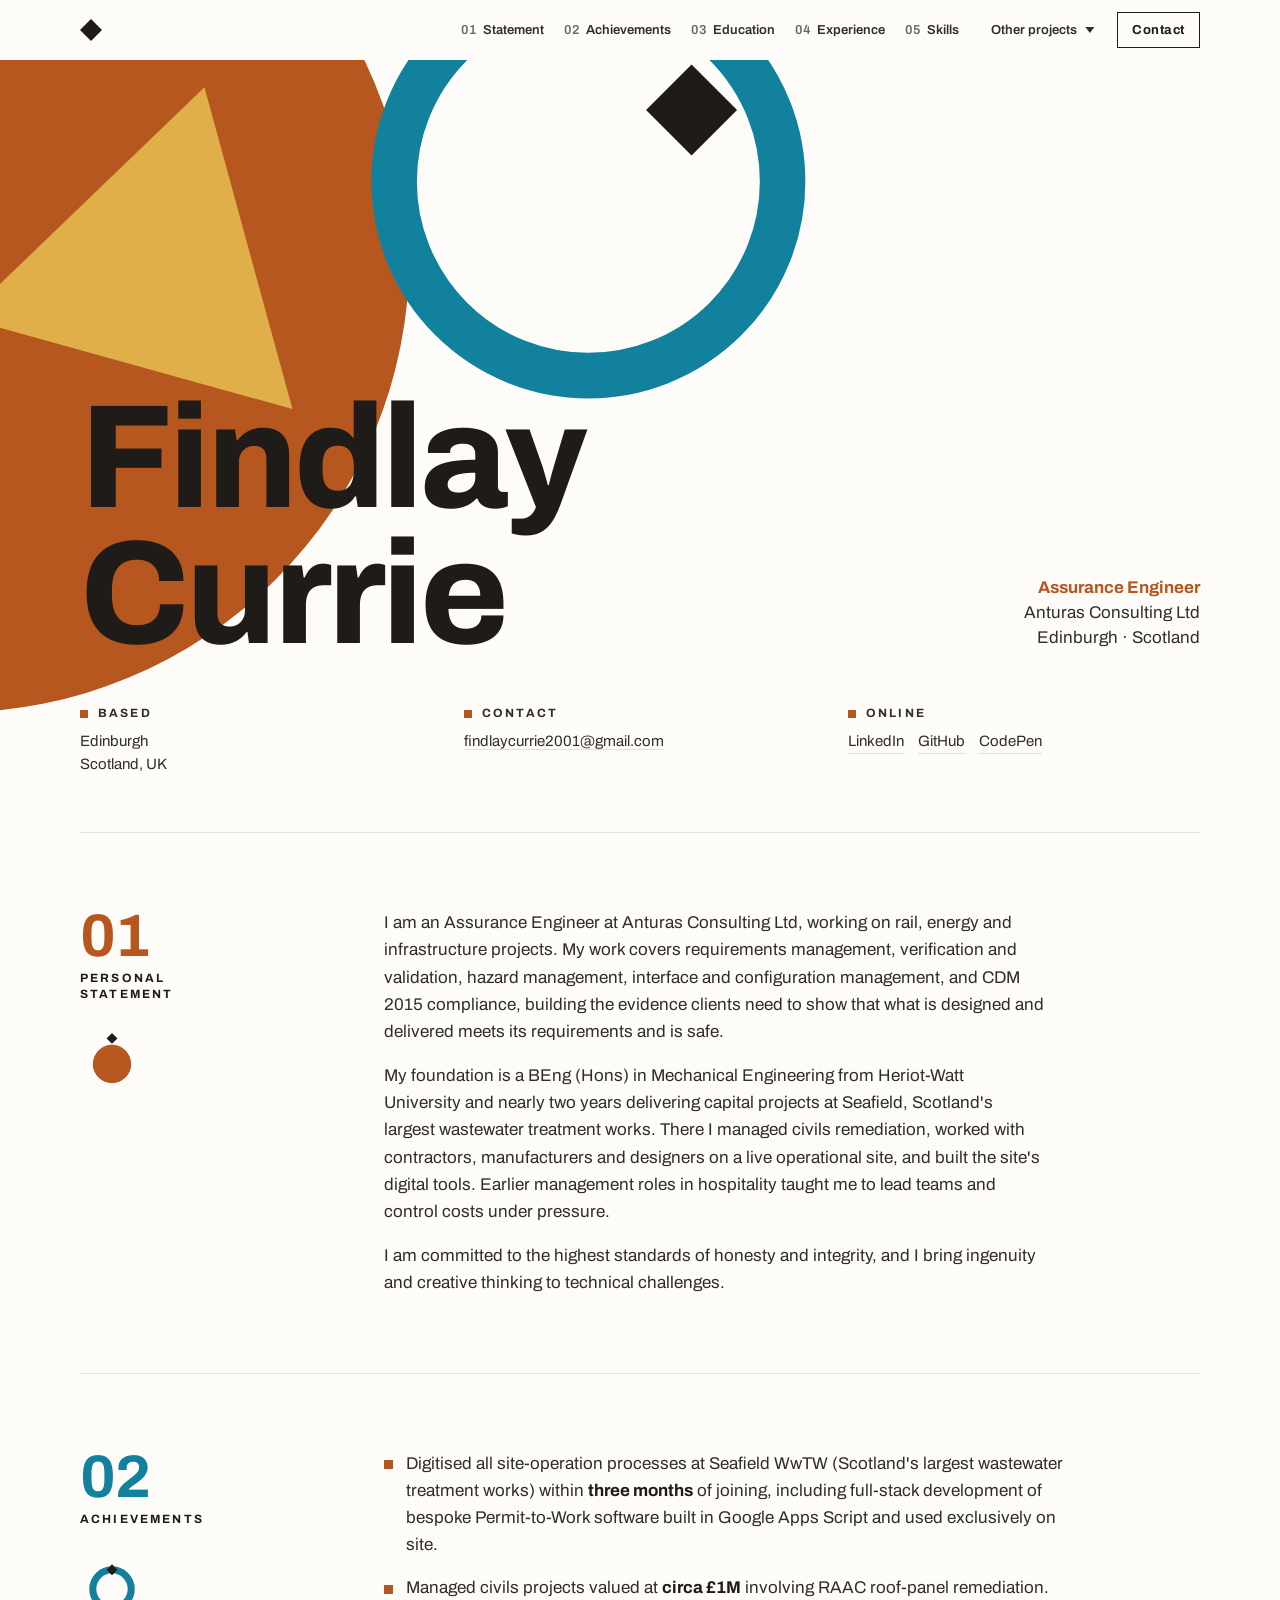
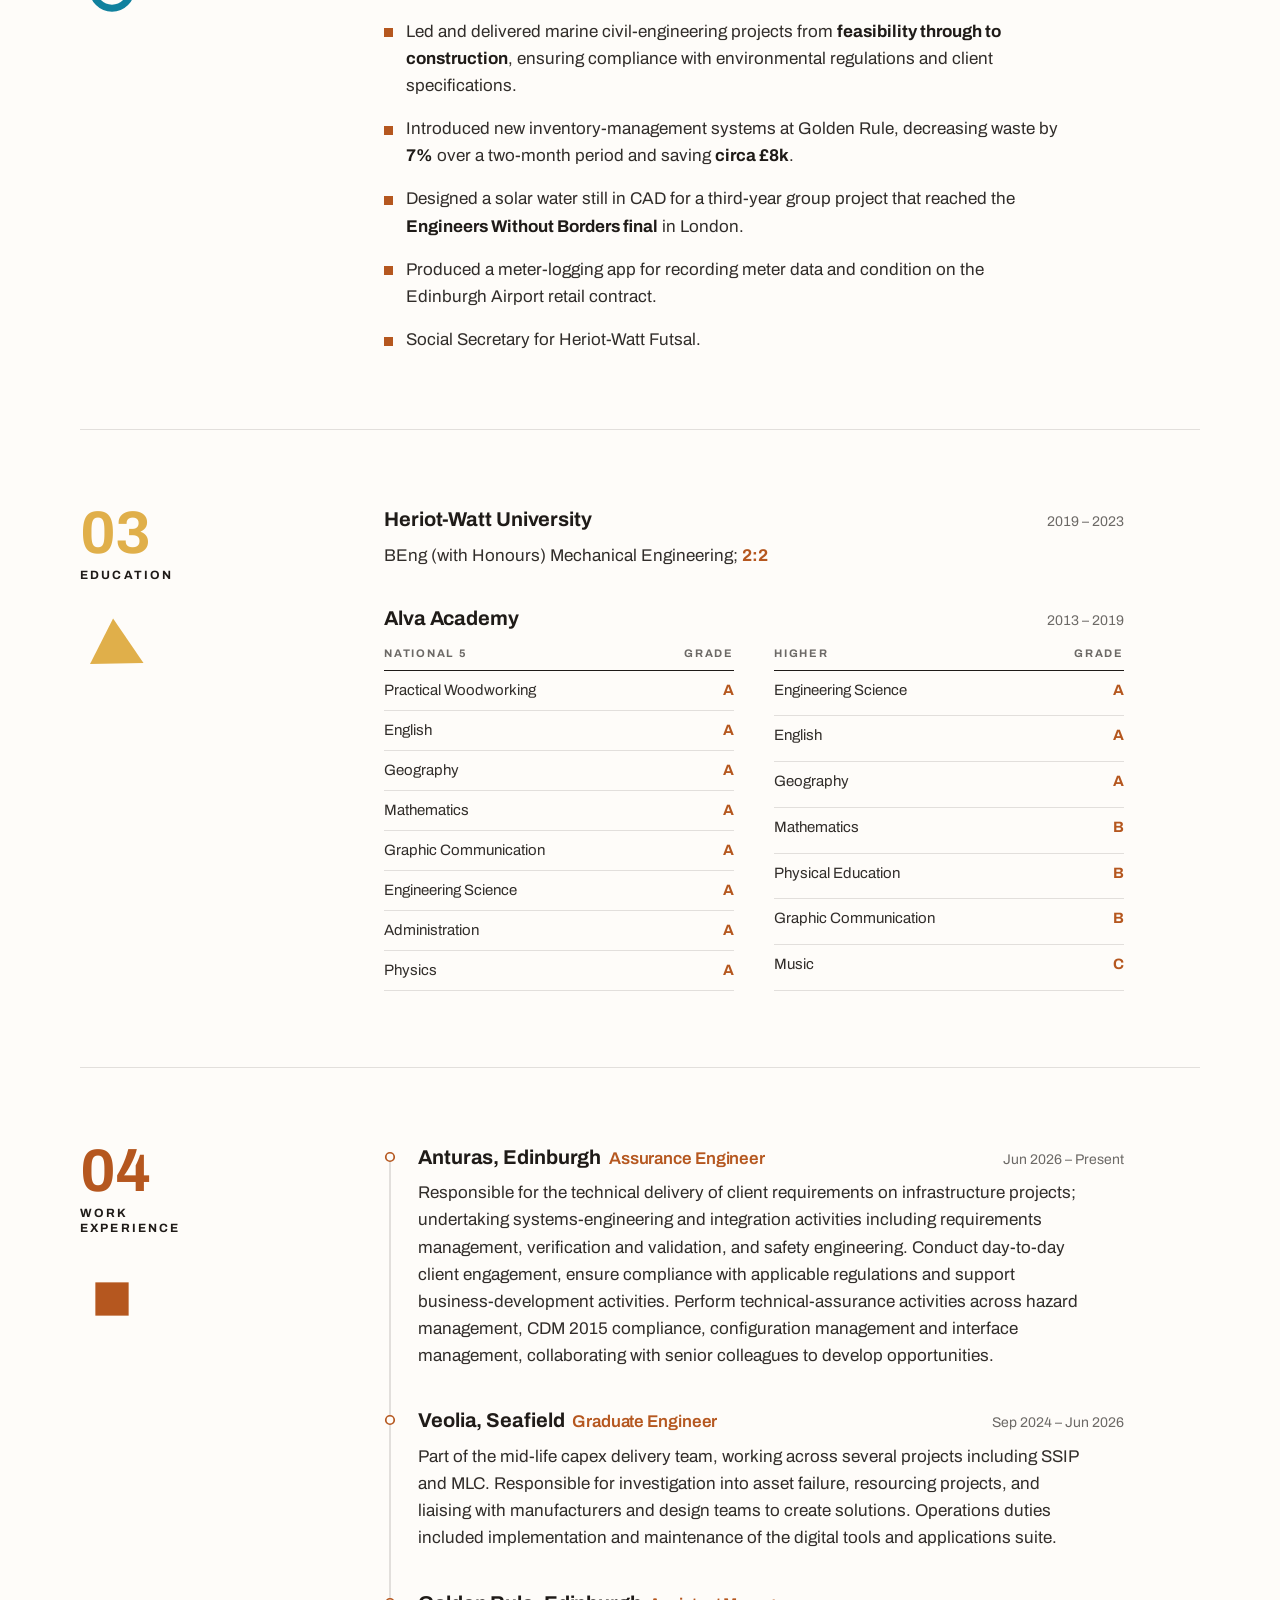
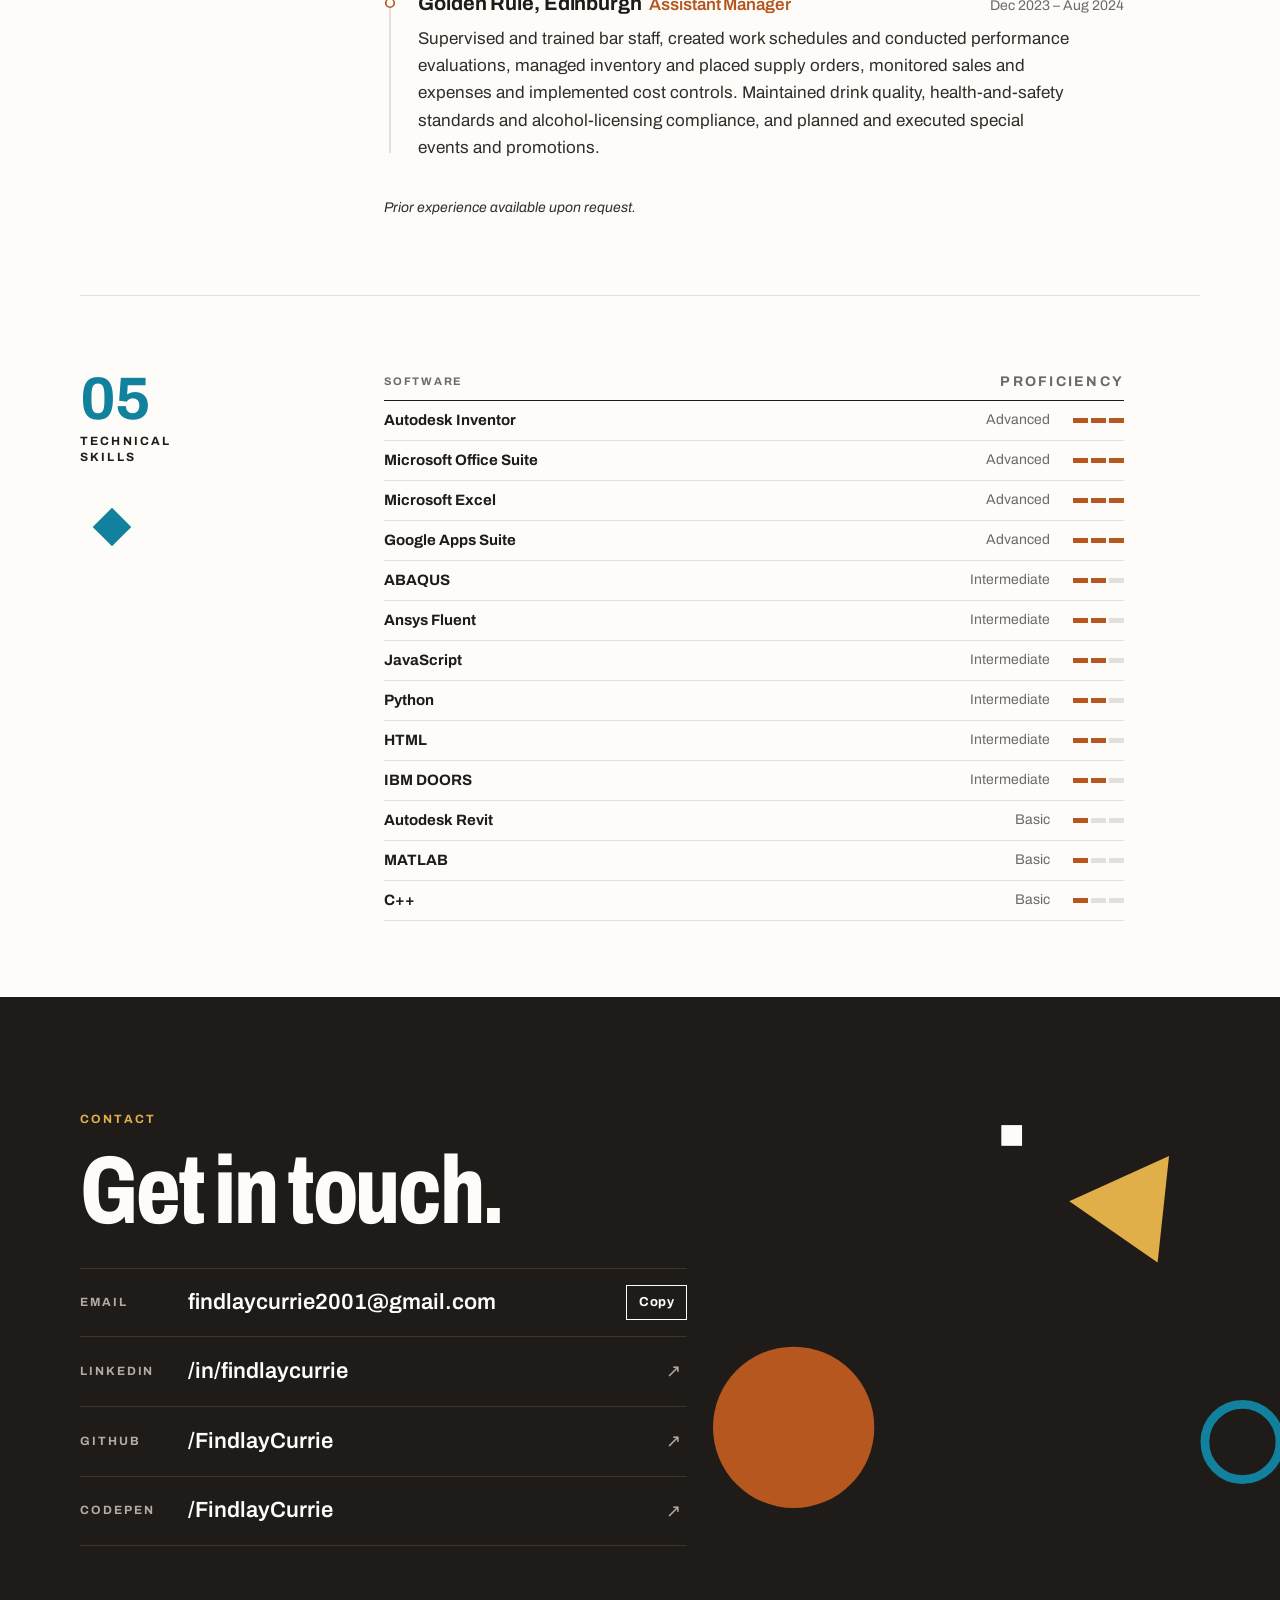
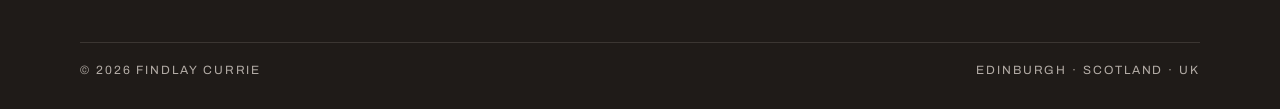
<file: docs/index.html>
<!doctype html>
<html lang="en-GB">
<head>
<meta charset="utf-8">
<meta name="viewport" content="width=device-width, initial-scale=1, viewport-fit=cover">
<title>Findlay Currie</title>
<meta name="description" content="Findlay Currie (Findlay with a D) is an Assurance Engineer at Anturas Consulting Ltd in Edinburgh, working on rail, energy and infrastructure projects. BEng (Hons) Mechanical Engineering, Heriot-Watt University.">
<link rel="canonical" href="https://findlay-currie.github.io/">
<meta property="og:type" content="profile">
<meta property="og:title" content="Findlay Currie | Assurance Engineer, Edinburgh">
<meta property="og:description" content="Assurance Engineer at Anturas Consulting Ltd, Edinburgh. Rail, energy and infrastructure.">
<meta property="og:url" content="https://findlay-currie.github.io/">
<meta property="profile:first_name" content="Findlay">
<meta property="profile:last_name" content="Currie">
<meta name="theme-color" content="#fefcf9">
<script type="application/ld+json">
{
  "@context": "https://schema.org",
  "@type": "ProfilePage",
  "dateModified": "2026-11-05",
  "mainEntity": {
    "@type": "Person",
    "name": "Findlay Currie",
    "givenName": "Findlay",
    "familyName": "Currie",
    "url": "https://findlay-currie.github.io/",
    "jobTitle": "Assurance Engineer",
    "description": "Assurance Engineer at Anturas Consulting, Edinburgh, working on rail, energy and infrastructure projects.",
    "worksFor": { "@type": "Organization", "name": "Anturas Consulting" },
    "alumniOf": { "@type": "CollegeOrUniversity", "name": "Heriot-Watt University" },
    "homeLocation": { "@type": "Place", "name": "Edinburgh, Scotland" },
    "sameAs": [
      "https://linkedin.com/in/findlaycurrie",
      "https://github.com/FindlayCurrie",
      "https://codepen.io/FindlayCurrie"
    ]
  }
}
</script>
<link rel="preconnect" href="https://fonts.googleapis.com">
<link rel="preconnect" href="https://fonts.gstatic.com" crossorigin>
<link rel="stylesheet" href="https://fonts.googleapis.com/css2?family=Archivo:wdth,wght@62..125,100..900&display=swap">
<style>
/* Layout: the CV sheet on screen. Bauhaus shape cluster bleeding off the top-left behind the name,
   then numbered sections on a sticky label column + content column, closing on an ink contact band
   where the same shapes reassemble. Shapes, bullets, bars and the nav mark change as you scroll. */
:root{
  --paper:#fefcf9;
  --ink:#1f1b18;
  --ink-2:#312d2a;
  --muted:#6c6966;
  --rule:#e2dfdc;
  --rust:#b5571f;
  --teal:#11819e;
  --mustard:#e0af4a;
  --on-ink:#fefcf9;
  --on-ink-muted:#b3aca6;
  --on-ink-rule:#3b3632;
  --accent:var(--ink);

  --font:"Archivo","Helvetica Neue",Helvetica,Arial,sans-serif;
  --step-label:12px;
  --step-small:14px;
  --step-0:17px;
  --step-1:20px;
  --hero:clamp(58px,11.5vw,150px);
  --navh:60px;
  --gutter-l:max(clamp(16px,4vw,40px),env(safe-area-inset-left,0px));
  --gutter-r:max(clamp(16px,4vw,40px),env(safe-area-inset-right,0px));
  --ease:cubic-bezier(.7,0,.2,1);
  color-scheme:light;
}
*,*::before,*::after{box-sizing:border-box}
html{scroll-behavior:smooth;scroll-padding-top:calc(var(--navh) + 12px)}
body{margin:0;background:var(--paper);color:var(--ink);font-family:var(--font);font-size:var(--step-0);line-height:1.6;-webkit-font-smoothing:antialiased;text-rendering:optimizeLegibility;overflow-x:clip}
a{color:inherit}
:focus-visible{outline:2px solid var(--teal);outline-offset:3px}
.band{padding-left:var(--gutter-l);padding-right:var(--gutter-r)}
.wrap{max-width:1120px;margin-inline:auto}
.label{font-size:var(--step-label);font-weight:700;letter-spacing:.18em;text-transform:uppercase;line-height:1.3}

/* ---------- nav bar ---------- */
.bar{position:fixed;inset:0 0 auto;z-index:30;padding-top:env(safe-area-inset-top,0px);background:var(--paper);transition:box-shadow .3s}
.bar.is-solid{box-shadow:0 1px 0 var(--rule)}
.bar-in{position:relative;height:var(--navh);display:flex;align-items:center;gap:14px}
.brand{display:flex;align-items:center;gap:12px;text-decoration:none;flex:none}
.mark{--c:var(--accent);width:22px;height:22px;flex:none;background-color:var(--c);border-radius:0;
  clip-path:polygon(50% 0,100% 50%,50% 100%,0 50%);box-shadow:inset 0 0 0 0 var(--c);
  transition:clip-path .65s var(--ease),border-radius .65s var(--ease),background-color .4s,box-shadow .4s,transform .65s var(--ease)}
.mark[data-shape="circle"]{clip-path:polygon(0 0,100% 0,100% 100%,0 100%);border-radius:50%}
.mark[data-shape="ring"]{clip-path:polygon(0 0,100% 0,100% 100%,0 100%);border-radius:50%;background-color:transparent;box-shadow:inset 0 0 0 5px var(--c)}
.mark[data-shape="triangle"]{clip-path:polygon(50% 0,50% 0,100% 100%,0 100%);transform:rotate(-14deg)}
.mark[data-shape="square"]{clip-path:polygon(0 0,100% 0,100% 100%,0 100%)}
.brand-name{font-weight:700;font-size:16px;letter-spacing:-.01em;opacity:0;transform:translateY(6px);transition:opacity .3s,transform .3s}
.bar.show-brand .brand-name{opacity:1;transform:none}
.now{display:none;align-items:baseline;gap:8px;font-weight:600;font-size:15px;min-width:0;white-space:nowrap;overflow:hidden;text-overflow:ellipsis}
.now-num{color:var(--accent);font-variant-numeric:tabular-nums;font-weight:700}
.links{margin:0 0 0 auto;padding:0;list-style:none;display:flex;gap:2px}
.links a{position:relative;display:inline-flex;gap:6px;align-items:baseline;padding:8px 9px;font-size:13px;font-weight:600;color:var(--ink-2);text-decoration:none}
.links a span{color:var(--muted);font-variant-numeric:tabular-nums}
.links a em{font-style:normal}
.links a::after{content:"";position:absolute;left:9px;right:9px;bottom:3px;height:2px;background:var(--accent);transform:scaleX(0);transform-origin:left;transition:transform .35s var(--ease)}
.links a:hover::after,.links a[aria-current]::after{transform:scaleX(1)}
.links a[aria-current]{color:var(--ink)}
.links a[aria-current] span{color:var(--accent)}
.bar-cta{flex:none;font-size:13px;font-weight:700;letter-spacing:.04em;text-decoration:none;padding:7px 14px;border:1.5px solid var(--ink);background:var(--paper);transition:background-color .2s,color .2s}
.bar-cta:hover{background:var(--ink);color:var(--paper)}

/* other projects menu: drops from the bar, right-aligned with Contact */
.proj-btn{position:relative;flex:none;display:inline-flex;align-items:center;gap:8px;font:inherit;font-size:13px;font-weight:600;color:var(--ink-2);background:transparent;border:0;padding:8px 9px;cursor:pointer}
.proj-btn::after{content:"";position:absolute;left:9px;right:9px;bottom:3px;height:2px;background:var(--accent);transform:scaleX(0);transform-origin:left;transition:transform .35s var(--ease)}
.proj-btn:hover::after,.proj-btn[aria-expanded="true"]::after{transform:scaleX(1)}
.proj-btn[aria-expanded="true"]{color:var(--ink)}
.chev{width:9px;height:6px;background:currentColor;clip-path:polygon(0 0,100% 0,50% 100%);transition:transform .35s var(--ease)}
.proj-btn[aria-expanded="true"] .chev{transform:rotate(180deg)}
.proj-short{display:none}
.proj-menu{position:absolute;right:0;top:calc(100% - 4px);width:min(390px,100%);background:var(--paper);border:1.5px solid var(--ink);box-shadow:0 18px 40px -18px rgba(31,27,24,.45);padding:14px 18px 4px;max-height:calc(100vh - 76px);max-height:calc(100dvh - 76px);overflow-y:auto;animation:drop .3s var(--ease)}
.proj-menu[hidden]{display:none}
@keyframes drop{from{opacity:0;transform:translateY(-8px)}}
.proj-head{margin:0 0 2px;color:var(--muted)}
.proj-item{display:grid;grid-template-columns:16px minmax(0,1fr) auto;gap:14px;align-items:start;padding:13px 0;text-decoration:none;border-top:1px solid var(--rule)}
.proj-head + .proj-item{border-top:0}
.pi-mark{width:14px;height:14px;margin-top:4px;transition:transform .5s var(--ease)}
.pi-tri{background:var(--mustard);clip-path:polygon(50% 0,100% 100%,0 100%)}
.pi-ring{border-radius:50%;box-shadow:inset 0 0 0 3.5px var(--teal)}
.pi-dot{border-radius:50%;background:var(--rust)}
.pi-diamond{background:var(--ink);clip-path:polygon(50% 0,100% 50%,50% 100%,0 50%)}
.pi-txt{display:grid;gap:3px;min-width:0}
.pi-txt b{font-size:15px;font-weight:700;line-height:1.3;color:var(--ink);transition:color .2s}
.pi-txt span{font-size:13px;line-height:1.45;color:var(--muted)}
.pi-go{font-size:16px;line-height:1.3;color:var(--muted);transition:transform .25s var(--ease),color .2s}
.proj-item:hover .pi-txt b,.proj-item:hover .pi-go{color:var(--rust)}
.proj-item:hover .pi-go{transform:translate(2px,-2px)}
.proj-item:hover .pi-mark{transform:rotate(-30deg) scale(1.2)}
.bar-progress{position:absolute;left:0;right:0;bottom:0;height:2px;background:var(--accent);transform-origin:left;transform:scaleX(0);opacity:0;transition:opacity .3s,background-color .4s}
.bar.is-solid .bar-progress{opacity:1}
@media (max-width:1040px){.links a em{display:none}}
@media (max-width:760px){
  .links{display:none}
  .brand-name{display:none}
  .now{display:flex;margin-right:auto}
  .proj-long{display:none}
  .proj-short{display:inline}
  .proj-btn{padding-inline:4px}
  .proj-btn::after{left:4px;right:4px}
}

/* ---------- hero ---------- */
.hero{position:relative;overflow:hidden;padding-top:calc(var(--navh) + env(safe-area-inset-top,0px));padding-bottom:clamp(36px,5vw,56px)}
.hero-in{position:relative}
.hero-art{position:absolute;font-size:var(--hero);left:-4.124em;top:0;width:13.402em;height:4.639em;overflow:visible;pointer-events:none}
.h-circle,.c-circle{fill:var(--rust)}
.h-tri,.c-tri{fill:var(--mustard)}
.h-ring,.c-ring{fill:none;stroke:var(--teal)}
.h-diamond{fill:var(--ink)}
.c-diamond{fill:var(--on-ink)}
.hero-row{position:relative;font-size:var(--hero);padding-top:2.25em;display:flex;flex-wrap:wrap;align-items:last baseline;justify-content:space-between;column-gap:32px;row-gap:28px}
.name{margin:0;font-size:1em;line-height:.92;font-weight:760;letter-spacing:-.025em;font-stretch:100%;color:var(--ink)}
.name span{display:block}
.role{margin:0;font-size:var(--step-0);line-height:1.45;display:grid;text-align:right}
.role b{color:var(--rust);font-weight:700}
.role span{color:var(--ink-2)}
@media (max-width:760px){.role{text-align:left}}
.facts{display:grid;grid-template-columns:repeat(3,minmax(0,1fr));gap:24px 32px;margin-top:clamp(28px,4vw,44px);font-size:15px;line-height:1.55}
.fact{min-width:0}
.fact .label{display:flex;align-items:center;gap:10px;margin:0 0 8px}
.fact .label::before{content:"";width:8px;height:8px;background:var(--rust);flex:none}
.fact p{margin:0;color:var(--ink-2)}
.fact a{text-decoration:none;border-bottom:1px solid var(--rule);overflow-wrap:anywhere}
.fact a:hover{border-color:var(--rust);color:var(--rust)}
.fact .links-inline{display:flex;flex-wrap:wrap;gap:4px 14px}
@media (max-width:640px){.facts{grid-template-columns:minmax(0,1fr)}}

/* ---------- sections ---------- */
.sec{max-width:1120px;margin-inline:auto;display:grid;grid-template-columns:minmax(170px,240px) minmax(0,1fr);column-gap:clamp(24px,5vw,72px);padding-block:clamp(44px,6vw,76px);border-top:1px solid var(--rule)}
.sec-sticky{position:sticky;top:calc(var(--navh) + 28px + env(safe-area-inset-top,0px));display:grid;justify-items:start;gap:8px}
.num{font-size:clamp(44px,5vw,60px);font-weight:700;line-height:.9;color:var(--accent);font-variant-numeric:tabular-nums;letter-spacing:-.02em}
.sec-title{margin:0;max-width:14ch;color:var(--ink)}
.glyph{width:64px;height:64px;margin-top:22px;overflow:visible}
.sec-body{min-width:0;max-width:740px}
.sec-body > p{margin:0 0 1em;color:var(--ink-2);max-width:66ch}
.sec-body > p:last-child{margin-bottom:0}
@media (max-width:760px){
  .sec{grid-template-columns:minmax(0,1fr);row-gap:24px}
  .sec-sticky{position:static;grid-template-columns:auto minmax(0,1fr) auto;align-items:center;column-gap:16px}
  .glyph{width:44px;height:44px;margin:0}
}

/* glyphs: each section's shape, driven by --sp (0 → 1 as you read the section) */
.fa{fill:var(--accent)}
.fi{fill:var(--ink)}
.sa{fill:none;stroke:var(--accent)}
.st{fill:none;stroke:var(--rule)}
.orb{transform-box:view-box;transform-origin:50px 50px;transform:rotate(calc(var(--sp,1) * 360deg))}
.spin{transform-box:fill-box;transform-origin:center;transform:rotate(calc(var(--sp,1) * 240deg - 12deg))}
.to-diamond{transform-box:fill-box;transform-origin:center;transform:rotate(calc(var(--sp,1) * 45deg)) scale(calc(1 - var(--sp,1) * .18))}
.to-square{transform-box:fill-box;transform-origin:center;transform:rotate(calc(45deg - var(--sp,1) * 45deg)) scale(calc(.82 + var(--sp,1) * .18))}
.arc{stroke-dasharray:100px;stroke-dashoffset:calc((1 - var(--sp,1)) * 100px)}

/* achievements */
.ach{list-style:none;margin:0;padding:0;display:grid;gap:16px}
.ach li{display:grid;grid-template-columns:22px minmax(0,1fr);align-items:start}
.ach .b{width:9px;height:9px;margin-top:.62em;background:var(--rust);transition:transform .5s cubic-bezier(.5,0,.2,1.5),background-color .3s}
.ach p{margin:0;color:var(--ink-2);max-width:66ch;transition:color .3s}
.ach strong{color:var(--ink);font-weight:700}
.ach li.is-active .b{transform:rotate(45deg) scale(1.4);background:var(--teal)}
.ach li.is-active p{color:var(--ink)}

/* shared row heading */
.items{display:grid;gap:36px}
.item{display:grid;gap:8px;min-width:0}
.row-head{display:flex;flex-wrap:wrap;align-items:baseline;justify-content:space-between;gap:4px 16px}
.row-head h3{margin:0;font-size:var(--step-1);font-weight:700;line-height:1.3;letter-spacing:-.005em}
.pos{color:var(--rust);font-weight:600;font-size:var(--step-0);margin-left:.45em}
.when{font-size:var(--step-small);color:var(--muted);font-variant-numeric:tabular-nums;white-space:nowrap}
.item p{margin:0;color:var(--ink-2);max-width:66ch}
.grade-txt{color:var(--rust);font-weight:700}
.note{font-size:var(--step-small);font-style:italic;color:var(--muted);margin:0}

/* tables */
.table-scroll{overflow-x:auto}
table{width:100%;border-collapse:collapse;font-size:15px;line-height:1.4}
th{font-size:11px;font-weight:700;letter-spacing:.16em;text-transform:uppercase;color:var(--muted);text-align:left;padding:0 12px 8px 0;border-bottom:1px solid var(--ink);white-space:nowrap}
td{padding:9px 12px 9px 0;border-bottom:1px solid var(--rule);vertical-align:top;color:var(--ink-2)}
th:last-child,td:last-child{padding-right:0}
td.strong{color:var(--ink);font-weight:700}
.grades{display:grid;grid-template-columns:repeat(2,minmax(0,1fr));gap:24px 40px;margin-top:6px}
@media (max-width:560px){.grades{grid-template-columns:minmax(0,1fr)}}
.g{text-align:right;width:3.5em}
td.g{color:var(--rust);font-weight:700}
td.g span{display:inline-block;transition:transform .45s cubic-bezier(.3,1.7,.5,1) calc(var(--i,0) * 55ms)}
.is-pending td.g span{transform:scale(1.9) rotate(-14deg)}

/* timeline */
.timeline{position:relative;padding-left:34px}
.track{position:absolute;left:5px;top:8px;bottom:8px;width:2px;background:var(--rule)}
.track i{position:absolute;inset:0;background:var(--accent);transform-origin:top;transform:scaleY(var(--f,1))}
.jobs{list-style:none;margin:0;padding:0;display:grid;gap:38px}
.job{position:relative}
.node{position:absolute;left:-34px;top:7px;width:12px;height:12px;border-radius:50%;border:2px solid var(--accent);background:var(--accent);transition:background-color .3s,transform .4s cubic-bezier(.4,1.6,.5,1)}
.job.is-ahead .node{background:var(--paper);transform:scale(.85)}

/* skills */
.lvl{text-align:right;color:var(--muted);font-size:var(--step-small);white-space:nowrap}
th.lvl{text-align:right}
.bars{width:62px;white-space:nowrap;text-align:right;vertical-align:middle}
.seg{display:inline-block;position:relative;width:15px;height:5px;margin-left:3px;background:var(--rule);overflow:hidden;vertical-align:middle}
.seg.on::after{content:"";position:absolute;inset:0;background:var(--rust);transform-origin:left;transition:transform .35s var(--ease) calc(var(--r,0) * 70ms)}
.seg.on:nth-child(2)::after{transition-delay:calc(var(--r,0) * 70ms + 140ms)}
.seg.on:nth-child(3)::after{transition-delay:calc(var(--r,0) * 70ms + 280ms)}
.is-pending .seg.on::after{transform:scaleX(0)}

/* ---------- contact band ---------- */
.contact{position:relative;overflow:hidden;background:var(--ink);color:var(--on-ink);padding-block:clamp(64px,9vw,120px) 28px}
.contact-in{display:grid;grid-template-columns:minmax(0,1.15fr) minmax(0,.85fr);gap:clamp(32px,5vw,72px);align-items:center}
.contact .eyebrow{color:var(--mustard);margin:0 0 18px}
.contact h2{margin:0 0 32px;font-size:clamp(46px,7.5vw,104px);line-height:.94;font-weight:780;letter-spacing:-.025em;font-stretch:100%;color:var(--on-ink)}
.channels{list-style:none;margin:0;padding:0;border-top:1px solid var(--on-ink-rule)}
.channels li{display:grid;grid-template-columns:96px minmax(0,1fr) auto;align-items:center;gap:12px;padding:16px 0;border-bottom:1px solid var(--on-ink-rule)}
.ch-label{font-size:var(--step-label);font-weight:700;letter-spacing:.16em;text-transform:uppercase;color:var(--on-ink-muted)}
.ch-val{font-size:clamp(17px,1.9vw,22px);font-weight:600;color:var(--on-ink);text-decoration:none;overflow-wrap:anywhere;transition:color .2s}
a.ch-val:hover{color:var(--mustard)}
.ch-go{font-size:18px;color:var(--on-ink-muted);text-decoration:none;padding:4px 6px}
.ch-go:hover{color:var(--mustard)}
.copy{font:inherit;font-size:13px;font-weight:700;letter-spacing:.04em;color:var(--on-ink);background:transparent;border:1.5px solid var(--on-ink);padding:6px 12px;cursor:pointer;white-space:nowrap;transition:background-color .2s,color .2s}
.copy:hover{background:var(--on-ink);color:var(--ink)}
.contact-art{width:100%;max-width:440px;height:auto;justify-self:center;overflow:visible}
.foot{display:flex;flex-wrap:wrap;justify-content:space-between;gap:8px 24px;margin-top:clamp(56px,8vw,96px);padding-top:18px;border-top:1px solid var(--on-ink-rule);font-size:var(--step-label);letter-spacing:.16em;text-transform:uppercase;color:var(--on-ink-muted)}
@media (max-width:760px){
  .contact-in{grid-template-columns:minmax(0,1fr)}
  .contact-art{order:-1;max-width:260px;justify-self:start}
  .channels li{grid-template-columns:minmax(0,1fr) auto;row-gap:2px}
  .ch-label{grid-column:1 / -1}
}

@media (prefers-reduced-motion:reduce){
  html{scroll-behavior:auto}
  *,*::before,*::after{transition:none!important;animation:none!important}
}
</style>
</head>
<body>
<nav class="bar band" aria-label="Sections">
  <div class="bar-in wrap">
    <a class="brand" href="#top" aria-label="Back to top">
      <span class="mark" data-shape="diamond" aria-hidden="true"></span>
      <span class="brand-name">Findlay Currie</span>
    </a>
    <span class="now" aria-hidden="true"><span class="now-num"></span><span class="now-label">Findlay Currie</span></span>
    <ol class="links">
      <li><a href="#statement" data-sec="statement"><span>01</span><em>Statement</em></a></li>
      <li><a href="#achievements" data-sec="achievements"><span>02</span><em>Achievements</em></a></li>
      <li><a href="#education" data-sec="education"><span>03</span><em>Education</em></a></li>
      <li><a href="#experience" data-sec="experience"><span>04</span><em>Experience</em></a></li>
      <li><a href="#skills" data-sec="skills"><span>05</span><em>Skills</em></a></li>
    </ol>
    <button class="proj-btn" id="proj-btn" type="button" aria-expanded="false" aria-controls="proj-menu"><span class="proj-long">Other projects</span><span class="proj-short">Projects</span><span class="chev" aria-hidden="true"></span></button>
    <div class="proj-menu" id="proj-menu" hidden>
      <p class="label proj-head">Other projects</p>
      <a class="proj-item" href="https://findlay-currie.github.io/meadows/" target="_blank" rel="noopener">
        <span class="pi-mark pi-tri" aria-hidden="true"></span>
        <span class="pi-txt"><b>The Meadows, Edinburgh</b><span>3D model of the park built from OpenStreetMap, with the 1886 International Exhibition rebuilt on its real site.</span></span>
        <span class="pi-go" aria-hidden="true">↗</span>
      </a>
      <a class="proj-item" href="https://findlay-currie.github.io/dynamic-earth/" target="_blank" rel="noopener">
        <span class="pi-mark pi-ring" aria-hidden="true"></span>
        <span class="pi-txt"><b>Dynamic Earth, Edinburgh</b><span>3D model of the building and the ground 50 m around it, built from Scottish LiDAR and the architects' plan.</span></span>
        <span class="pi-go" aria-hidden="true">↗</span>
      </a>
      <a class="proj-item" href="https://findlay-currie.github.io/egg-simulation/" target="_blank" rel="noopener">
        <span class="pi-mark pi-dot" aria-hidden="true"></span>
        <span class="pi-txt"><b>Raw Egg Spread Simulator</b><span>3D simulation of a raw egg spreading on a flat surface, driven by measured density and viscosity, with hob cooking.</span></span>
        <span class="pi-go" aria-hidden="true">↗</span>
      </a>
      <a class="proj-item" href="https://findlay-currie.github.io/xbox-calibrate/" target="_blank" rel="noopener">
        <span class="pi-mark pi-diamond" aria-hidden="true"></span>
        <span class="pi-txt"><b>Xbox Stick Calibrator</b><span>Free Android app that permanently recalibrates drifting Xbox Series X|S controller thumbsticks over USB.</span></span>
        <span class="pi-go" aria-hidden="true">↗</span>
      </a>
    </div>
    <a class="bar-cta" href="#contact">Contact</a>
  </div>
  <span class="bar-progress" aria-hidden="true"></span>
</nav>

<header class="hero band" id="top">
  <div class="hero-in wrap">
    <svg class="hero-art" viewBox="-400 0 1300 450" aria-hidden="true">
      <circle class="h-circle" cx="-83" cy="130" r="300"/>
      <polygon class="h-tri" points="82,18 -76,170 140,230"/>
      <g class="h-ringg">
        <circle class="h-ring" cx="335" cy="80" r="128" stroke-width="30"/>
        <g class="h-orbit"><rect class="h-diamond" x="381.8" y="11.8" width="42.4" height="42.4" transform="rotate(45 403 33)"/></g>
      </g>
    </svg>
    <div class="hero-row">
      <h1 class="name"><span>Findlay</span><span>Currie</span></h1>
      <p class="role"><b>Assurance Engineer</b><span>Anturas Consulting Ltd</span><span>Edinburgh · Scotland</span></p>
    </div>
    <div class="facts">
      <div class="fact">
        <p class="label">Based</p>
        <p>Edinburgh<br>Scotland, UK</p>
      </div>
      <div class="fact">
        <p class="label">Contact</p>
        <p><a href="mailto:findlaycurrie2001@gmail.com">findlaycurrie2001@gmail.com</a></p>
      </div>
      <div class="fact">
        <p class="label">Online</p>
        <p class="links-inline">
          <a href="https://linkedin.com/in/findlaycurrie" target="_blank" rel="noopener">LinkedIn</a>
          <a href="https://github.com/FindlayCurrie" target="_blank" rel="noopener">GitHub</a>
          <a href="https://codepen.io/FindlayCurrie" target="_blank" rel="noopener">CodePen</a>
        </p>
      </div>
    </div>
  </div>
</header>

<main class="band">

  <section class="sec" id="statement" data-shape="circle" data-accent="rust" data-num="01" data-label="Personal statement" style="--accent:var(--rust)">
    <div class="sec-head"><div class="sec-sticky">
      <span class="num">01</span>
      <h2 class="sec-title label">Personal statement</h2>
      <svg class="glyph" viewBox="0 0 100 100" aria-hidden="true">
        <circle class="fa" cx="50" cy="50" r="30"/>
        <g class="orb"><rect class="fi" x="44" y="4" width="12" height="12" transform="rotate(45 50 10)"/></g>
      </svg>
    </div></div>
    <div class="sec-body">
      <p>I am an Assurance Engineer at Anturas Consulting Ltd, working on rail, energy and infrastructure projects. My work covers requirements management, verification and validation, hazard management, interface and configuration management, and CDM 2015 compliance, building the evidence clients need to show that what is designed and delivered meets its requirements and is safe.</p>
      <p>My foundation is a BEng (Hons) in Mechanical Engineering from Heriot-Watt University and nearly two years delivering capital projects at Seafield, Scotland's largest wastewater treatment works. There I managed civils remediation, worked with contractors, manufacturers and designers on a live operational site, and built the site's digital tools. Earlier management roles in hospitality taught me to lead teams and control costs under pressure.</p>
      <p>I am committed to the highest standards of honesty and integrity, and I bring ingenuity and creative thinking to technical challenges.</p>
    </div>
  </section>

  <section class="sec" id="achievements" data-shape="ring" data-accent="teal" data-num="02" data-label="Achievements" style="--accent:var(--teal)">
    <div class="sec-head"><div class="sec-sticky">
      <span class="num">02</span>
      <h2 class="sec-title label">Achievements</h2>
      <svg class="glyph" viewBox="0 0 100 100" aria-hidden="true">
        <circle class="sa" cx="50" cy="50" r="30" stroke-width="11"/>
        <g class="orb"><rect class="fi" x="44" y="14" width="12" height="12" transform="rotate(45 50 20)"/></g>
      </svg>
    </div></div>
    <div class="sec-body">
      <ul class="ach">
        <li><span class="b" aria-hidden="true"></span><p>Digitised all site-operation processes at Seafield WwTW (Scotland's largest wastewater treatment works) within <strong>three months</strong> of joining, including full-stack development of bespoke Permit-to-Work software built in Google Apps Script and used exclusively on site.</p></li>
        <li><span class="b" aria-hidden="true"></span><p>Managed civils projects valued at <strong>circa £1M</strong> involving RAAC roof-panel remediation.</p></li>
        <li><span class="b" aria-hidden="true"></span><p>Led and delivered marine civil-engineering projects from <strong>feasibility through to construction</strong>, ensuring compliance with environmental regulations and client specifications.</p></li>
        <li><span class="b" aria-hidden="true"></span><p>Introduced new inventory-management systems at Golden Rule, decreasing waste by <strong>7%</strong> over a two-month period and saving <strong>circa £8k</strong>.</p></li>
        <li><span class="b" aria-hidden="true"></span><p>Designed a solar water still in CAD for a third-year group project that reached the <strong>Engineers Without Borders final</strong> in London.</p></li>
        <li><span class="b" aria-hidden="true"></span><p>Produced a meter-logging app for recording meter data and condition on the Edinburgh Airport retail contract.</p></li>
        <li><span class="b" aria-hidden="true"></span><p>Social Secretary for Heriot-Watt Futsal.</p></li>
      </ul>
    </div>
  </section>

  <section class="sec" id="education" data-shape="triangle" data-accent="mustard" data-num="03" data-label="Education" style="--accent:var(--mustard)">
    <div class="sec-head"><div class="sec-sticky">
      <span class="num">03</span>
      <h2 class="sec-title label">Education</h2>
      <svg class="glyph" viewBox="0 0 100 100" aria-hidden="true">
        <polygon class="fa spin" points="60,8 92,86 10,70"/>
      </svg>
    </div></div>
    <div class="sec-body items">
      <article class="item">
        <div class="row-head"><h3>Heriot-Watt University</h3><span class="when">2019 – 2023</span></div>
        <p>BEng (with Honours) Mechanical Engineering; <span class="grade-txt">2:2</span></p>
      </article>
      <article class="item">
        <div class="row-head"><h3>Alva Academy</h3><span class="when">2013 – 2019</span></div>
        <div class="grades" data-reveal>
          <table>
            <thead><tr><th>National 5</th><th class="g">Grade</th></tr></thead>
            <tbody>
              <tr><td>Practical Woodworking</td><td class="g"><span>A</span></td></tr>
              <tr><td>English</td><td class="g"><span>A</span></td></tr>
              <tr><td>Geography</td><td class="g"><span>A</span></td></tr>
              <tr><td>Mathematics</td><td class="g"><span>A</span></td></tr>
              <tr><td>Graphic Communication</td><td class="g"><span>A</span></td></tr>
              <tr><td>Engineering Science</td><td class="g"><span>A</span></td></tr>
              <tr><td>Administration</td><td class="g"><span>A</span></td></tr>
              <tr><td>Physics</td><td class="g"><span>A</span></td></tr>
            </tbody>
          </table>
          <table>
            <thead><tr><th>Higher</th><th class="g">Grade</th></tr></thead>
            <tbody>
              <tr><td>Engineering Science</td><td class="g"><span>A</span></td></tr>
              <tr><td>English</td><td class="g"><span>A</span></td></tr>
              <tr><td>Geography</td><td class="g"><span>A</span></td></tr>
              <tr><td>Mathematics</td><td class="g"><span>B</span></td></tr>
              <tr><td>Physical Education</td><td class="g"><span>B</span></td></tr>
              <tr><td>Graphic Communication</td><td class="g"><span>B</span></td></tr>
              <tr><td>Music</td><td class="g"><span>C</span></td></tr>
            </tbody>
          </table>
        </div>
      </article>
    </div>
  </section>

  <section class="sec" id="experience" data-shape="square" data-accent="rust" data-num="04" data-label="Work experience" style="--accent:var(--rust)">
    <div class="sec-head"><div class="sec-sticky">
      <span class="num">04</span>
      <h2 class="sec-title label">Work experience</h2>
      <svg class="glyph" viewBox="0 0 100 100" aria-hidden="true">
        <rect class="fa to-diamond" x="24" y="24" width="52" height="52"/>
      </svg>
    </div></div>
    <div class="sec-body items">
      <div class="timeline">
        <span class="track" aria-hidden="true"><i></i></span>
        <ol class="jobs">
          <li class="job item">
            <span class="node" aria-hidden="true"></span>
            <div class="row-head"><h3>Anturas, Edinburgh<span class="pos">Assurance Engineer</span></h3><span class="when">Jun 2026 – Present</span></div>
            <p>Responsible for the technical delivery of client requirements on infrastructure projects; undertaking systems-engineering and integration activities including requirements management, verification and validation, and safety engineering. Conduct day-to-day client engagement, ensure compliance with applicable regulations and support business-development activities. Perform technical-assurance activities across hazard management, CDM 2015 compliance, configuration management and interface management, collaborating with senior colleagues to develop opportunities.</p>
          </li>
          <li class="job item">
            <span class="node" aria-hidden="true"></span>
            <div class="row-head"><h3>Veolia, Seafield<span class="pos">Graduate Engineer</span></h3><span class="when">Sep 2024 – Jun 2026</span></div>
            <p>Part of the mid-life capex delivery team, working across several projects including SSIP and MLC. Responsible for investigation into asset failure, resourcing projects, and liaising with manufacturers and design teams to create solutions. Operations duties included implementation and maintenance of the digital tools and applications suite.</p>
          </li>
          <li class="job item">
            <span class="node" aria-hidden="true"></span>
            <div class="row-head"><h3>Golden Rule, Edinburgh<span class="pos">Assistant Manager</span></h3><span class="when">Dec 2023 – Aug 2024</span></div>
            <p>Supervised and trained bar staff, created work schedules and conducted performance evaluations, managed inventory and placed supply orders, monitored sales and expenses and implemented cost controls. Maintained drink quality, health-and-safety standards and alcohol-licensing compliance, and planned and executed special events and promotions.</p>
          </li>
        </ol>
      </div>
      <p class="note">Prior experience available upon request.</p>
    </div>
  </section>

  <section class="sec" id="skills" data-shape="diamond" data-accent="teal" data-num="05" data-label="Technical skills" style="--accent:var(--teal)">
    <div class="sec-head"><div class="sec-sticky">
      <span class="num">05</span>
      <h2 class="sec-title label">Technical skills</h2>
      <svg class="glyph" viewBox="0 0 100 100" aria-hidden="true">
        <rect class="fa to-square" x="24" y="24" width="52" height="52"/>
      </svg>
    </div></div>
    <div class="sec-body">
      <div class="table-scroll" data-reveal>
        <table>
          <thead><tr><th>Software</th><th class="lvl" colspan="2">Proficiency</th></tr></thead>
          <tbody>
            <tr style="--r:0"><td class="strong">Autodesk Inventor</td><td class="lvl">Advanced</td><td class="bars"><span class="seg on"></span><span class="seg on"></span><span class="seg on"></span></td></tr>
            <tr style="--r:1"><td class="strong">Microsoft Office Suite</td><td class="lvl">Advanced</td><td class="bars"><span class="seg on"></span><span class="seg on"></span><span class="seg on"></span></td></tr>
            <tr style="--r:2"><td class="strong">Microsoft Excel</td><td class="lvl">Advanced</td><td class="bars"><span class="seg on"></span><span class="seg on"></span><span class="seg on"></span></td></tr>
            <tr style="--r:3"><td class="strong">Google Apps Suite</td><td class="lvl">Advanced</td><td class="bars"><span class="seg on"></span><span class="seg on"></span><span class="seg on"></span></td></tr>
            <tr style="--r:4"><td class="strong">ABAQUS</td><td class="lvl">Intermediate</td><td class="bars"><span class="seg on"></span><span class="seg on"></span><span class="seg"></span></td></tr>
            <tr style="--r:5"><td class="strong">Ansys Fluent</td><td class="lvl">Intermediate</td><td class="bars"><span class="seg on"></span><span class="seg on"></span><span class="seg"></span></td></tr>
            <tr style="--r:6"><td class="strong">JavaScript</td><td class="lvl">Intermediate</td><td class="bars"><span class="seg on"></span><span class="seg on"></span><span class="seg"></span></td></tr>
            <tr style="--r:7"><td class="strong">Python</td><td class="lvl">Intermediate</td><td class="bars"><span class="seg on"></span><span class="seg on"></span><span class="seg"></span></td></tr>
            <tr style="--r:8"><td class="strong">HTML</td><td class="lvl">Intermediate</td><td class="bars"><span class="seg on"></span><span class="seg on"></span><span class="seg"></span></td></tr>
            <tr style="--r:9"><td class="strong">IBM DOORS</td><td class="lvl">Intermediate</td><td class="bars"><span class="seg on"></span><span class="seg on"></span><span class="seg"></span></td></tr>
            <tr style="--r:10"><td class="strong">Autodesk Revit</td><td class="lvl">Basic</td><td class="bars"><span class="seg on"></span><span class="seg"></span><span class="seg"></span></td></tr>
            <tr style="--r:11"><td class="strong">MATLAB</td><td class="lvl">Basic</td><td class="bars"><span class="seg on"></span><span class="seg"></span><span class="seg"></span></td></tr>
            <tr style="--r:12"><td class="strong">C++</td><td class="lvl">Basic</td><td class="bars"><span class="seg on"></span><span class="seg"></span><span class="seg"></span></td></tr>
          </tbody>
        </table>
      </div>
    </div>
  </section>

</main>

<footer class="contact band" id="contact">
  <div class="contact-in wrap">
    <div class="contact-copy">
      <p class="eyebrow label">Contact</p>
      <h2>Get in touch.</h2>
      <ul class="channels">
        <li>
          <span class="ch-label">Email</span>
          <a class="ch-val" id="email-addr" href="mailto:findlaycurrie2001@gmail.com">findlaycurrie2001@gmail.com</a>
          <button class="copy" id="copy-email" type="button">Copy</button>
        </li>
        <li>
          <span class="ch-label">LinkedIn</span>
          <a class="ch-val" href="https://linkedin.com/in/findlaycurrie" target="_blank" rel="noopener">/in/findlaycurrie</a>
          <a class="ch-go" href="https://linkedin.com/in/findlaycurrie" target="_blank" rel="noopener" aria-label="Open LinkedIn">↗</a>
        </li>
        <li>
          <span class="ch-label">GitHub</span>
          <a class="ch-val" href="https://github.com/FindlayCurrie" target="_blank" rel="noopener">/FindlayCurrie</a>
          <a class="ch-go" href="https://github.com/FindlayCurrie" target="_blank" rel="noopener" aria-label="Open GitHub">↗</a>
        </li>
        <li>
          <span class="ch-label">CodePen</span>
          <a class="ch-val" href="https://codepen.io/FindlayCurrie" target="_blank" rel="noopener">/FindlayCurrie</a>
          <a class="ch-go" href="https://codepen.io/FindlayCurrie" target="_blank" rel="noopener" aria-label="Open CodePen">↗</a>
        </li>
      </ul>
    </div>
    <svg class="contact-art" viewBox="-400 -180 900 620" aria-hidden="true">
      <circle class="c-circle" cx="-83" cy="130" r="300"/>
      <polygon class="c-tri" points="82,18 -76,170 140,230"/>
      <circle class="c-ring" cx="335" cy="80" r="128" stroke-width="30"/>
      <rect class="c-diamond" x="381.8" y="11.8" width="42.4" height="42.4" transform="rotate(45 403 33)"/>
    </svg>
  </div>
  <div class="foot wrap">
    <span>© 2026 Findlay Currie</span>
    <span>Edinburgh · Scotland · UK</span>
  </div>
</footer>

<script>
(function () {
  var reduce = window.matchMedia('(prefers-reduced-motion: reduce)');
  function q(s, c) { return (c || document).querySelector(s); }
  function qa(s, c) { return Array.prototype.slice.call((c || document).querySelectorAll(s)); }
  function clamp(v) { return v < 0 ? 0 : v > 1 ? 1 : v; }
  function ease(t) { return 1 - Math.pow(1 - t, 3); }
  function about(cx, cy, s) { return 'translate(' + cx + ' ' + cy + ') scale(' + s + ') translate(' + (-cx) + ' ' + (-cy) + ')'; }

  var bar = q('.bar'), mark = q('.mark'), nowNum = q('.now-num'), nowLabel = q('.now-label'), prog = q('.bar-progress');
  var hero = q('.hero'), name = q('.name');
  var hCircle = q('.h-circle'), hTri = q('.h-tri'), hRingG = q('.h-ringg'), hOrbit = q('.h-orbit');
  var secs = qa('.sec'), links = qa('.links a[data-sec]');
  var ach = qa('.ach li'), timeline = q('.timeline'), jobs = qa('.job');
  var contact = q('.contact'), cTitle = q('.contact h2');
  var cCircle = q('.c-circle'), cTri = q('.c-tri'), cRing = q('.c-ring'), cDiamond = q('.c-diamond');
  var vh = window.innerHeight, ticking = false, current = '', wasStill = null;

  var states = {
    hero: { shape: 'diamond', accent: 'ink', num: '', label: 'Findlay Currie' },
    contact: { shape: 'diamond', accent: 'ink', num: '', label: 'Contact' }
  };
  secs.forEach(function (s) {
    states[s.id] = { shape: s.dataset.shape, accent: s.dataset.accent, num: s.dataset.num, label: s.dataset.label };
  });

  function setState(id) {
    if (id === current) return;
    current = id;
    var st = states[id];
    mark.setAttribute('data-shape', st.shape);
    bar.style.setProperty('--accent', 'var(--' + st.accent + ')');
    nowNum.textContent = st.num;
    nowLabel.textContent = st.label;
    links.forEach(function (a) {
      if (a.dataset.sec === id) a.setAttribute('aria-current', 'true');
      else a.removeAttribute('aria-current');
    });
  }

  function resetMotion() {
    [hCircle, hTri, hRingG, hOrbit, cCircle, cTri, cRing].forEach(function (el) { el.removeAttribute('transform'); });
    cDiamond.setAttribute('transform', 'rotate(45 403 33)');
    name.style.fontStretch = '';
    cTitle.style.fontStretch = '';
    secs.forEach(function (s) { s.style.removeProperty('--sp'); });
    timeline.style.removeProperty('--f');
    jobs.forEach(function (j) { j.classList.remove('is-ahead'); });
  }

  function frame() {
    ticking = false;
    var still = reduce.matches;
    if (still !== wasStill) { if (still) resetMotion(); wasStill = still; }

    var docMax = document.documentElement.scrollHeight - vh;
    prog.style.transform = 'scaleX(' + (docMax > 0 ? clamp(window.scrollY / docMax) : 0).toFixed(4) + ')';

    // hero: shapes drift, spin and orbit; the name widens as it leaves
    var hr = hero.getBoundingClientRect();
    bar.classList.toggle('is-solid', hr.top < -8);
    bar.classList.toggle('show-brand', name.getBoundingClientRect().bottom < 72);
    if (!still && hr.bottom > 0) {
      var p = clamp(-hr.top / (hr.height * 0.85));
      hCircle.setAttribute('transform', 'translate(' + (-30 * p) + ' ' + (110 * p) + ') ' + about(-83, 130, 1 - 0.14 * p));
      hTri.setAttribute('transform', 'translate(' + (90 * p) + ' ' + (150 * p) + ') rotate(' + (170 * p) + ' 49 139)');
      hRingG.setAttribute('transform', 'translate(' + (-40 * p) + ' ' + (60 * p) + ') ' + about(335, 80, 1 + 0.28 * p));
      hOrbit.setAttribute('transform', 'rotate(' + (-280 * p) + ' 335 80)');
      name.style.fontStretch = (100 + 25 * p).toFixed(2) + '%';
    }

    // sections: progress drives each glyph; the one under the reading line drives the nav mark
    var line = vh * 0.35, active = 'hero';
    secs.forEach(function (s) {
      var r = s.getBoundingClientRect();
      if (!still) s.style.setProperty('--sp', clamp((vh * 0.75 - r.top) / r.height).toFixed(4));
      if (r.top <= line) active = s.id;
    });
    var cr = contact.getBoundingClientRect();
    if (cr.top <= line) active = 'contact';
    setState(active);

    // achievements: the bullet under the middle of the screen turns into a teal diamond
    var mid = vh * 0.5, found = null;
    for (var i = 0; i < ach.length; i++) {
      var ar = ach[i].getBoundingClientRect();
      if (ar.top <= mid && ar.bottom + 16 >= mid) { found = ach[i]; break; }
    }
    ach.forEach(function (li) { li.classList.toggle('is-active', li === found); });

    // work timeline draws down as you read; roles ahead of the line stay hollow
    if (!still) {
      var tl = vh * 0.6, tr = timeline.getBoundingClientRect();
      timeline.style.setProperty('--f', clamp((tl - tr.top) / tr.height).toFixed(4));
      jobs.forEach(function (j) { j.classList.toggle('is-ahead', j.getBoundingClientRect().top + 7 > tl); });
    }

    // contact: the hero shapes fly back together on the ink band
    if (!still) {
      var cp = clamp((vh - cr.top) / (Math.min(cr.height, vh) * 0.8)), e = ease(cp), k = 1 - e;
      cCircle.setAttribute('transform', 'translate(' + (-240 * k) + ' ' + (200 * k) + ') ' + about(-83, 130, 0.55 + 0.45 * e));
      cTri.setAttribute('transform', 'translate(' + (320 * k) + ' ' + (-260 * k) + ') rotate(' + (-220 * k) + ' 49 139)');
      cRing.setAttribute('transform', 'translate(' + (260 * k) + ' ' + (280 * k) + ') ' + about(335, 80, 0.6 + 0.4 * e));
      cDiamond.setAttribute('transform', 'translate(' + (-280 * k) + ' ' + (-300 * k) + ') rotate(' + (45 + 225 * k) + ' 403 33)');
      cTitle.style.fontStretch = (72 + 28 * e).toFixed(2) + '%';
    }
  }

  function request() { if (!ticking) { ticking = true; window.requestAnimationFrame(frame); } }
  window.addEventListener('scroll', request, { passive: true });
  window.addEventListener('resize', function () { vh = window.innerHeight; request(); });
  window.addEventListener('load', request);
  if (reduce.addEventListener) reduce.addEventListener('change', request);

  // grades stamp in and skill bars fill when they first come into view
  qa('.grades tbody').forEach(function (tb) {
    qa('td.g span', tb).forEach(function (sp, n) { sp.style.setProperty('--i', n); });
  });
  if (!reduce.matches && 'IntersectionObserver' in window) {
    var io = new IntersectionObserver(function (entries) {
      entries.forEach(function (en) {
        if (en.isIntersecting) { en.target.classList.remove('is-pending'); io.unobserve(en.target); }
      });
    }, { threshold: 0.3 });
    qa('[data-reveal]').forEach(function (el) {
      if (el.getBoundingClientRect().top > vh * 0.92) el.classList.add('is-pending');
      io.observe(el);
    });
  }

  // other projects menu: toggle, close on outside click, Escape or choosing a project
  var pBtn = q('#proj-btn'), pMenu = q('#proj-menu');
  function setMenu(open) {
    pMenu.hidden = !open;
    pBtn.setAttribute('aria-expanded', open ? 'true' : 'false');
  }
  pBtn.addEventListener('click', function () { setMenu(pMenu.hidden); });
  pMenu.addEventListener('click', function (e) { if (e.target.closest('a')) setMenu(false); });
  document.addEventListener('click', function (e) {
    if (!pMenu.hidden && !pMenu.contains(e.target) && !pBtn.contains(e.target)) setMenu(false);
  });
  document.addEventListener('keydown', function (e) {
    if (e.key === 'Escape' && !pMenu.hidden) { setMenu(false); pBtn.focus(); }
  });

  // copy email
  var copyBtn = q('#copy-email');
  copyBtn.addEventListener('click', function () {
    var addr = 'findlaycurrie2001@gmail.com';
    function done(msg) { copyBtn.textContent = msg; setTimeout(function () { copyBtn.textContent = 'Copy'; }, 1800); }
    function fallback() {
      var range = document.createRange();
      range.selectNodeContents(q('#email-addr'));
      var sel = window.getSelection();
      sel.removeAllRanges(); sel.addRange(range);
      done('Selected');
    }
    try { navigator.clipboard.writeText(addr).then(function () { done('Copied'); }, fallback); }
    catch (err) { fallback(); }
  });

  frame();
})();
</script>
</body>
</html>
</file>
